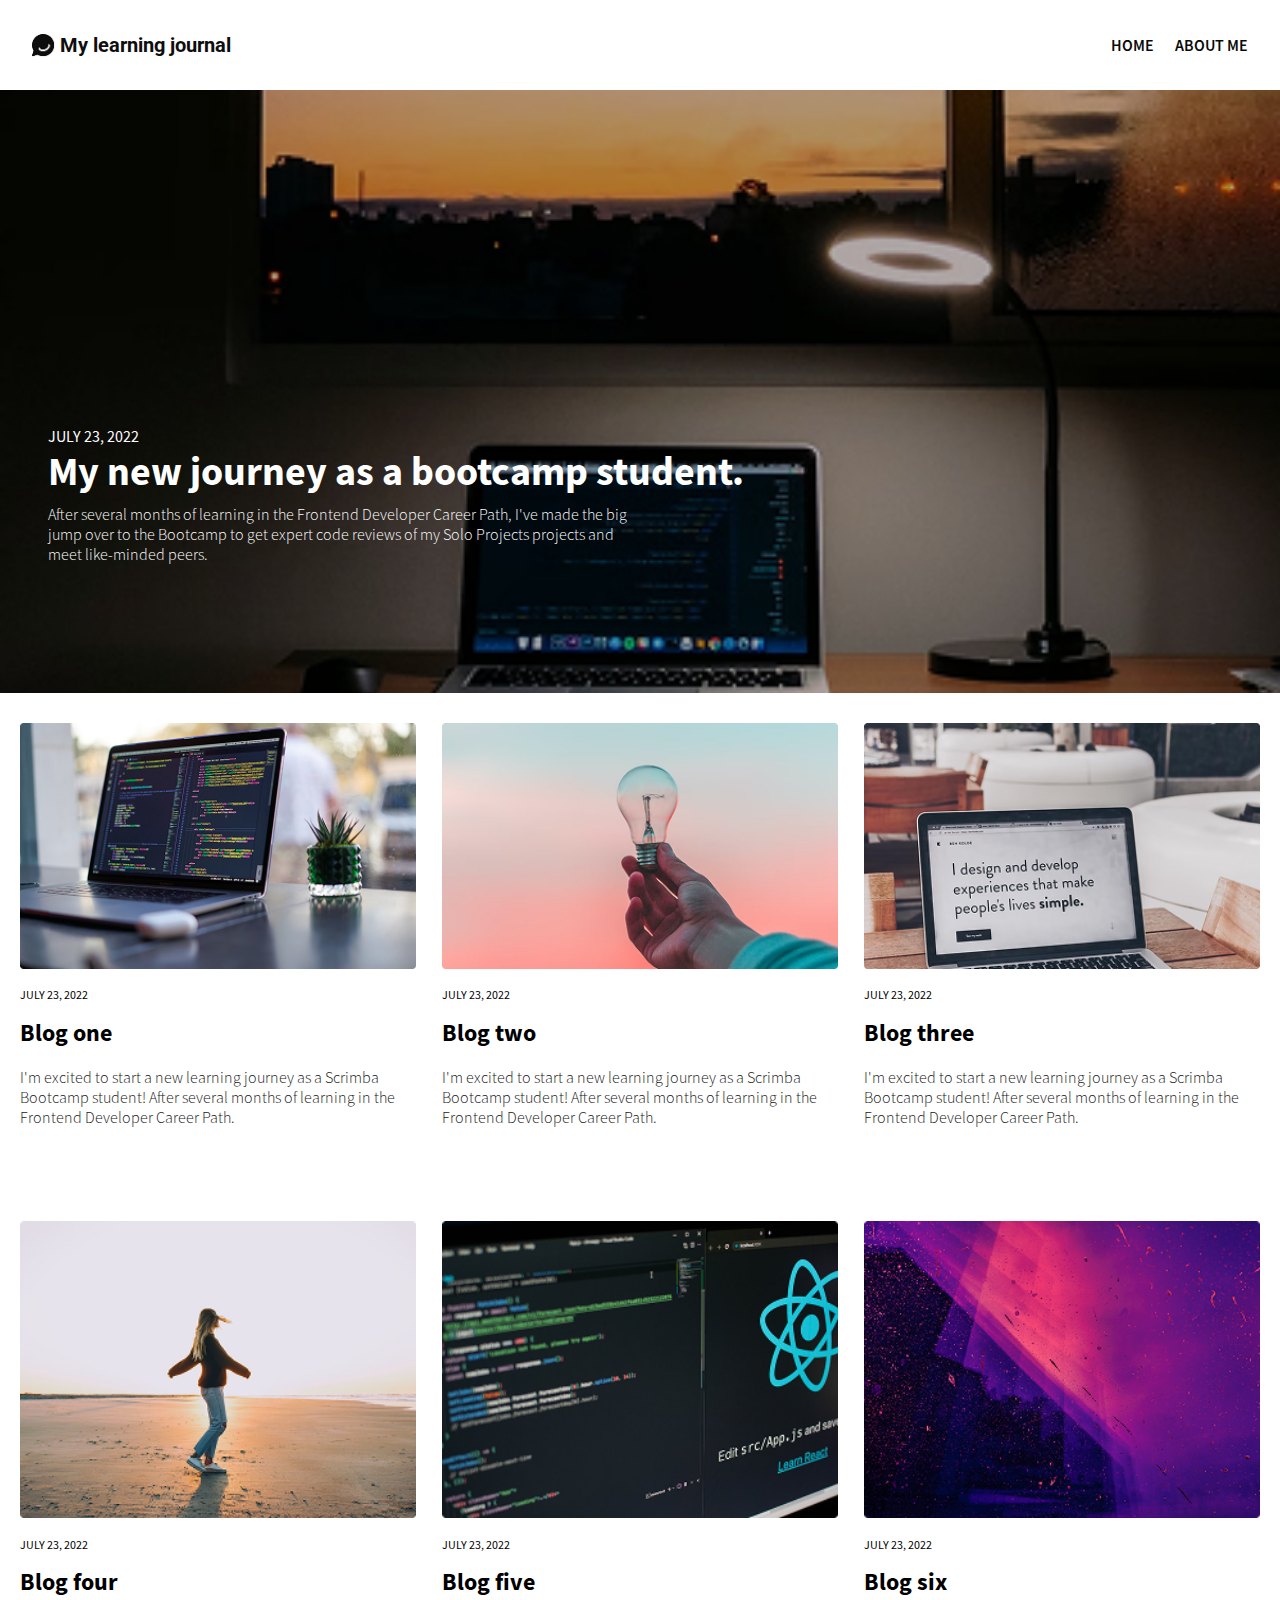
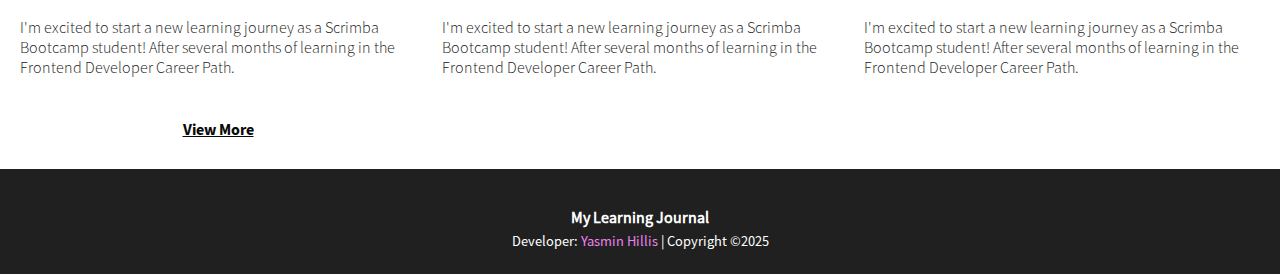
<file: index.html>
<!DOCTYPE html>
<html lang="en">

<head>
    <meta charset="UTF-8">
    <meta http-equiv="X-UA-Compatible" content="IE=edge">
    <meta name="viewport" content="width=device-width, initial-scale=1.0">
    <link rel="preconnect" href="https://fonts.googleapis.com">
    <link rel="preconnect" href="https://fonts.gstatic.com" crossorigin>
    <link href="https://fonts.googleapis.com/css2?family=Roboto:wght@700&display=swap" rel="stylesheet">

    <link rel="stylesheet" href="css/styles.css">
    <link rel="stylesheet" href="css/index.css">
    <title>Learning Journal</title>
</head>

<body>
    <header>
        <a href="index.html">
            <div class="logo-sitename">
                <img class="logo" src="./images/logo.png" alt="">
                <h1 class="site-name">My learning journal</h1>
            </div>
        </a>
        <nav>
            <ul>
                <a href="index.html">
                    <li>HOME</li>
                </a>
                <a href="about.html">
                    <li>ABOUT ME</li>
                </a>
            </ul>
        </nav>
    </header>
    <main>
        <section class="hero">
            <div class="hero-inner">
                <small>JULY 23, 2022
                </small>
                <a href="journey.html">
                    <h1 class="hero-inner-title">My new journey as a bootcamp student.</h1>
                </a>
                <p>After several months of learning in the Frontend Developer Career Path, I've made the big jump over
                    to
                    the Bootcamp to get expert code reviews of my Solo Projects projects and meet like-minded peers.
                </p>
            </div>
        </section>

        <section class="grid-wrapper">
            <div class="article">
                <img src="images/laptop.png" alt="">
                <small>JULY 23, 2022</small>
                <h2>Blog one</h2>
                <p>I'm excited to start a new learning journey as a Scrimba Bootcamp student! After several months
                    of
                    learning in the Frontend Developer Career Path.
                </p>
            </div>

            <div class="article">
                <img src="images/lamp.png" alt="">
                <small>JULY 23, 2022</small>
                <h2>Blog two</h2>
                <p>I'm excited to start a new learning journey as a Scrimba Bootcamp student! After several months
                    of
                    learning in the Frontend Developer Career Path.
                </p>
            </div>

            <div class="article">
                <img src="images/laptop-paragraph.png" alt="">
                <small>JULY 23, 2022</small>
                <h2>Blog three</h2>
                <p>I'm excited to start a new learning journey as a Scrimba Bootcamp student! After several months
                    of
                    learning in the Frontend Developer Career Path.
                </p>
            </div>

            <div class="article">
                <img src="images/happy-dance.png" alt="">
                <small>JULY 23, 2022</small>
                <h2>Blog four</h2>
                <p>I'm excited to start a new learning journey as a Scrimba Bootcamp student! After several months
                    of
                    learning in the Frontend Developer Career Path.
                </p>
            </div>

            <div class="article">
                <img src="images/code.png" alt="">
                <small>JULY 23, 2022</small>
                <h2>Blog five</h2>
                <p>I'm excited to start a new learning journey as a Scrimba Bootcamp student! After several months
                    of
                    learning in the Frontend Developer Career Path.
                </p>
            </div>

            <div class="article">
                <img src="images/mauve.png" alt="">
                <small>JULY 23, 2022</small>
                <h2>Blog six</h2>
                <p>I'm excited to start a new learning journey as a Scrimba Bootcamp student! After several months
                    of
                    learning in the Frontend Developer Career Path.
                </p>
            </div>

            <a href="#" class="view-more">View More</a>
        </section>
    </main>
    <footer>
        <h4 class="website-name">My Learning Journal</h4>
        <h5 class="copyright">Developer: <a href="https://github.com/yasminove">Yasmin Hillis</a> | Copyright &copy;2025
        </h5>
    </footer>
</body>

</html>
</file>
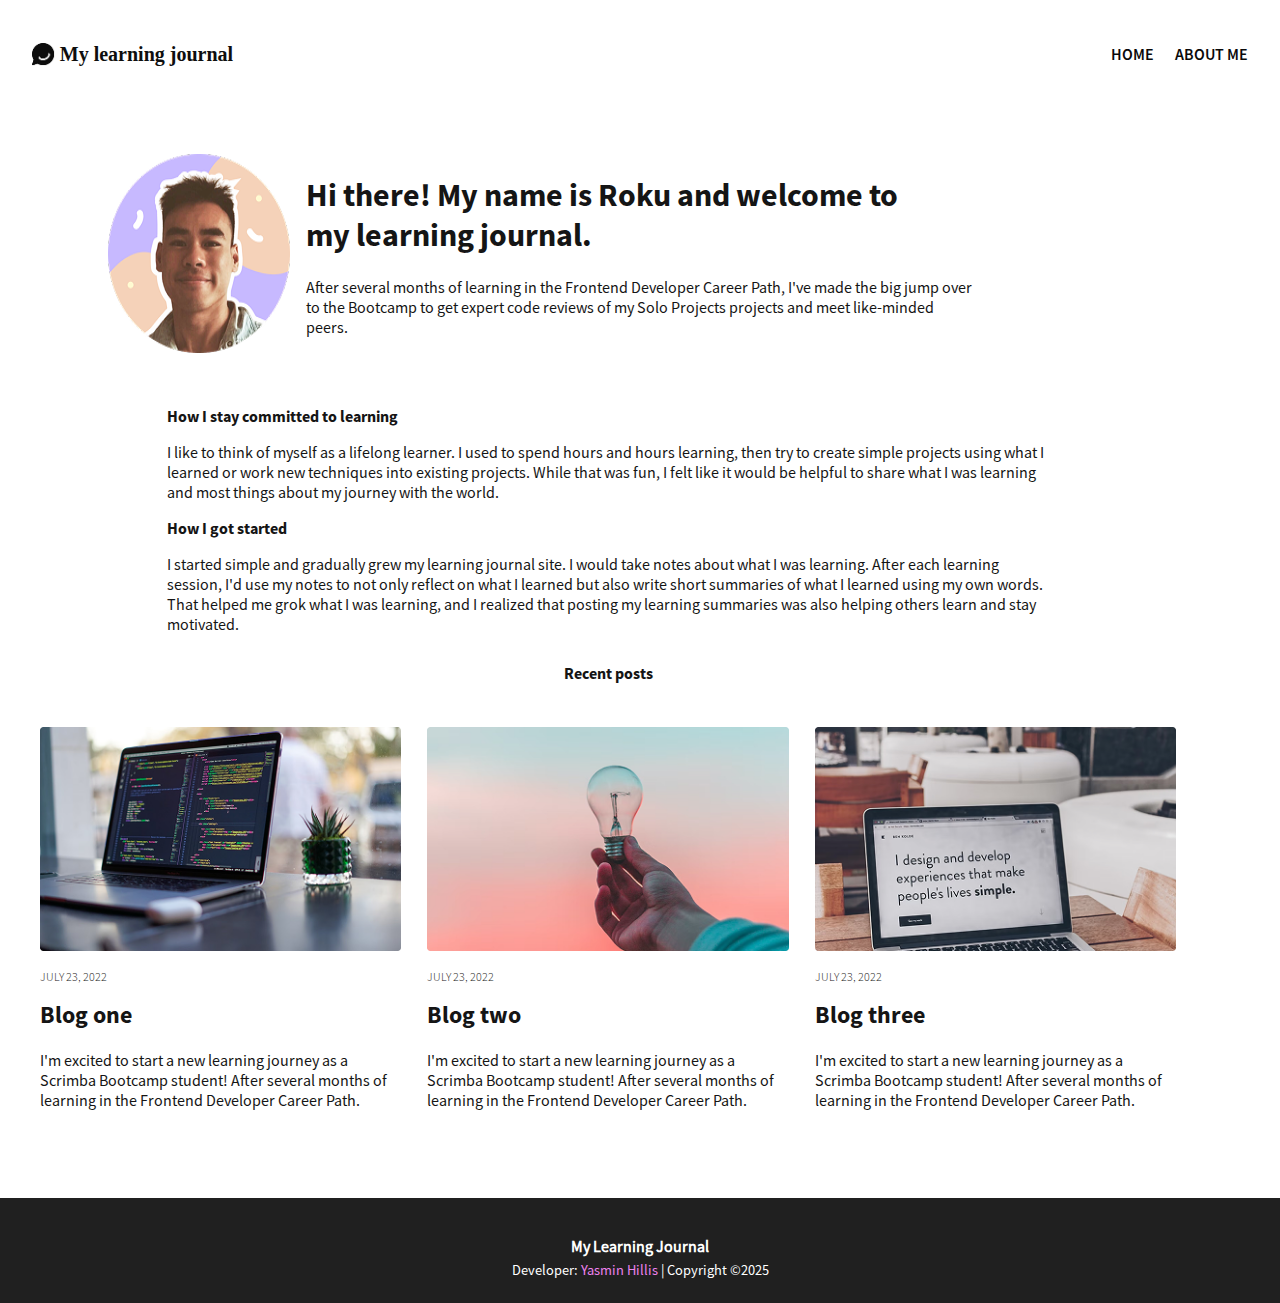
<file: about.html>
<!DOCTYPE html>
<html lang="en">

<head>
    <meta charset="UTF-8">
    <meta http-equiv="X-UA-Compatible" content="IE=edge">
    <meta name="viewport" content="width=device-width, initial-scale=1.0">
    <link rel="stylesheet" href="css/styles.css">
    <link rel="stylesheet" href="css/about.css">
    <title>Document</title>
</head>

<body>
    <header>
        <a href="index.html">
            <div class="logo-sitename">
                <img class="logo" src="./images/logo.png" alt="">
                <h1 class="site-name">My learning journal</h1>
            </div>
        </a>
        <nav>
            <ul>
                <a href="index.html">
                    <li>HOME</li>
                </a>
                <a href="about.html">
                    <li>ABOUT ME</li>
                </a>
            </ul>
        </nav>
    </header>

    <main>
        <section class="wrapper">
            <div class="intro">
                <img src="images/roku.png" alt="">
                <div>
                    <h1 class="intro-title">Hi there! My name is Roku and welcome to my learning journal.</h1>
                    <p class="personal-journey">After several months of learning in the Frontend Developer Career
                        Path, I've made the big
                        jump
                        over
                        to
                        the Bootcamp to get expert code reviews of my Solo Projects projects and meet like-minded
                        peers.
                    </p>
                </div>

            </div>

            <div class="blog-details">
                <h2>How I stay committed to learning</h2>

                <p>
                    I like to think of myself as a lifelong learner. I used to spend hours and hours learning, then
                    try
                    to
                    create simple projects using what I learned or work new techniques into existing projects.

                    While that was fun, I felt like it would be helpful to share what I was learning and most things
                    about
                    my journey with the world.
                </p>

                <h2>How I got started</h2>

                <p>
                    I started simple and gradually grew my learning journal site. I would take notes about what I
                    was
                    learning. After each learning session, I'd use my notes to not only reflect on what I learned
                    but
                    also
                    write short summaries of what I learned using my own words.

                    That helped me grok what I was learning, and I realized that posting my learning summaries was
                    also
                    helping others learn and stay motivated.
                </p>
            </div>

            <h2 class="recent-posts">Recent posts</h2>

            <section class="grid-wrapper">
                <div class="article">
                    <img src="images/laptop.png" alt="">
                    <small>JULY 23, 2022</small>
                    <h2>Blog one</h2>
                    <p>I'm excited to start a new learning journey as a Scrimba Bootcamp student! After several months
                        of
                        learning in the Frontend Developer Career Path.
                    </p>
                </div>

                <div class="article">
                    <img src="images/lamp.png" alt="">
                    <small>JULY 23, 2022</small>
                    <h2>Blog two</h2>
                    <p>I'm excited to start a new learning journey as a Scrimba Bootcamp student! After several months
                        of
                        learning in the Frontend Developer Career Path.
                    </p>
                </div>

                <div class="article">
                    <img src="images/laptop-paragraph.png" alt="">
                    <small>JULY 23, 2022</small>
                    <h2>Blog three</h2>
                    <p>I'm excited to start a new learning journey as a Scrimba Bootcamp student! After several months
                        of
                        learning in the Frontend Developer Career Path.
                    </p>
                </div>
            </section>
        </section>
    </main>
    <footer>
        <h4 class="website-name">My Learning Journal</h4>
        <h5 class="copyright">Developer: <a href="https://github.com/yasminove">Yasmin Hillis</a> | Copyright &copy;2025
        </h5>
    </footer>
</body>

</html>
</file>
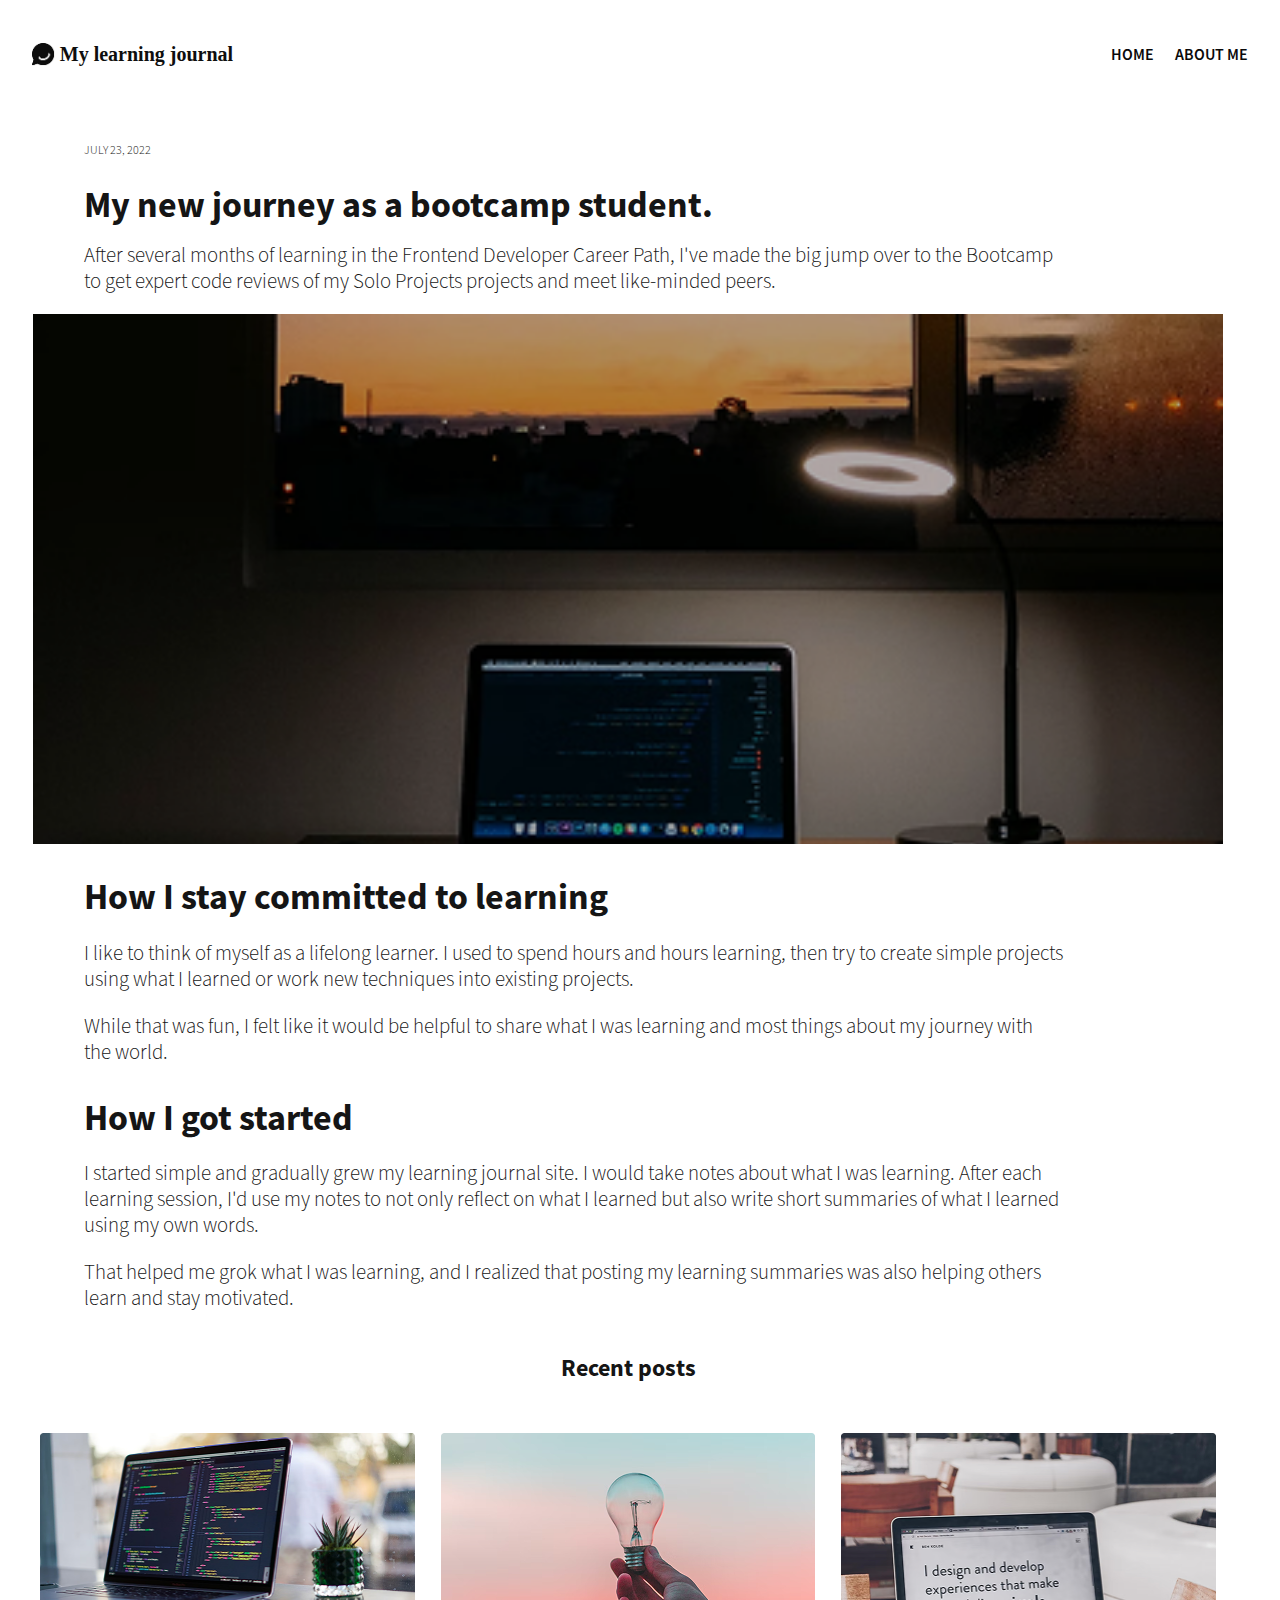
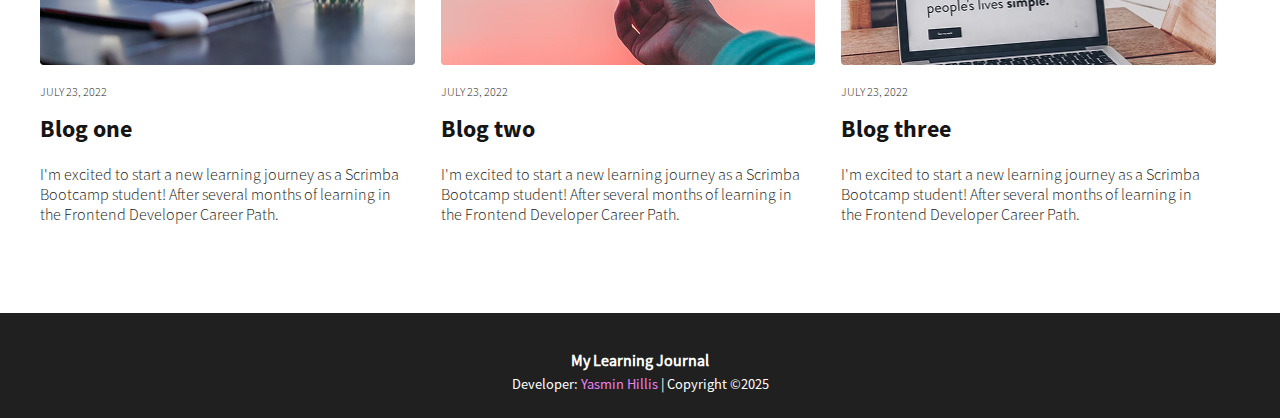
<file: journey.html>
<!DOCTYPE html>
<html lang="en">

<head>
    <meta charset="UTF-8">
    <meta http-equiv="X-UA-Compatible" content="IE=edge">
    <meta name="viewport" content="width=device-width, initial-scale=1.0">
    <link rel="stylesheet" href="css/styles.css">
    <link rel="stylesheet" href="css/journey.css">
    <title>Journey</title>
</head>

<body>
    <header>
        <a href="index.html">
            <div class="logo-sitename">
                <img class="logo" src="./images/logo.png" alt="">
                <h1 class="site-name">My learning journal</h1>
            </div>
        </a>
        <nav>
            <ul>
                <a href="index.html">
                    <li>HOME</li>
                </a>
                <a href="about.html">
                    <li>ABOUT ME</li>
                </a>
            </ul>
        </nav>
    </header>

    <main>
        <section class="wrapper">
            <div class="journey-body">
                <small>JULY 23, 2022</small>
                <h1 class="journey-title">My new journey as a bootcamp student.</h1>

                <p class="journey-p">After several months of learning in the Frontend Developer Career Path, I've made
                    the
                    big jump over to
                    the Bootcamp to get expert code reviews of my Solo Projects projects and meet like-minded peers.</p>
            </div>


            <div class="img-wrapper">

                <img class="feature-img" src="images/article-image-hero.png" alt="">
            </div>
            <div class="journey-body">
                <h2>How I stay committed to learning</h2>

                <p>
                    I like to think of myself as a lifelong learner. I used to spend hours and hours learning, then try
                    to
                    create simple projects using what I learned or work new techniques into existing projects.</p>

                <p>While that was fun, I felt like it would be helpful to share what I was learning and most things
                    about
                    my journey with the world.
                </p>

                <h2>How I got started</h2>

                <p>
                    I started simple and gradually grew my learning journal site. I would take notes about what I was
                    learning. After each learning session, I'd use my notes to not only reflect on what I learned but
                    also
                    write short summaries of what I learned using my own words.</p>

                <p>That helped me grok what I was learning, and I realized that posting my learning summaries was also
                    helping others learn and stay motivated.
                </p>
            </div>
            <h2 class="recent-posts">Recent posts</h2>
            <section class="grid-wrapper">
                <div class="article">
                    <img src="images/laptop.png" alt="">
                    <small>JULY 23, 2022</small>
                    <h2>Blog one</h2>
                    <p>I'm excited to start a new learning journey as a Scrimba Bootcamp student! After several months
                        of
                        learning in the Frontend Developer Career Path.
                    </p>
                </div>

                <div class="article">
                    <img src="images/lamp.png" alt="">
                    <small>JULY 23, 2022</small>
                    <h2>Blog two</h2>
                    <p>I'm excited to start a new learning journey as a Scrimba Bootcamp student! After several months
                        of
                        learning in the Frontend Developer Career Path.
                    </p>
                </div>

                <div class="article">
                    <img src="images/laptop-paragraph.png" alt="">
                    <small>JULY 23, 2022</small>
                    <h2>Blog three</h2>
                    <p>I'm excited to start a new learning journey as a Scrimba Bootcamp student! After several months
                        of
                        learning in the Frontend Developer Career Path.
                    </p>
                </div>
            </section>
        </section>
    </main>

    <footer>
        <h4 class="website-name">My Learning Journal</h4>
        <h5 class="copyright">Developer: <a href="https://github.com/yasminove">Yasmin Hillis</a> | Copyright &copy;2025
        </h5>
    </footer>
</body>

</html>
</file>
<file: css/styles.css>
@font-face {
    font-family: "Source Sans Pro";
    src: url('../SourceSansPro-Regular.otf');
}

@font-face {
    font-family: "Source Sans Pro Bold";
    src: url('../SourceSansPro-Bold.otf');
}

@font-face {
    font-family: "Source Sans Pro Light";
    src: url('../SourceSansPro-Light.otf');
}

@font-face {
    font-family: "Source Sans Pro Semibold";
    src: url('../SourceSansPro-Semibold.otf');
}

body {
    margin: 0;
    padding: 0;
    font-family: "Source Sans Pro";
}

a {
    text-decoration: none;
    cursor: pointer;
    color: #090909;
}

.logo-sitename, header, ul {
    display: flex;
    align-items: center;
}

header {
    justify-content: space-between;
    margin: 0 2em;
}

.logo-sitename {
    gap: .3em;
}

.logo {
    align-self: center;
    width: 23px;
    height: 23px;
}

.site-name {
    font-family: "Roboto", serif;
    font-weight: 700;
    font-size: 0.875rem;
    color: #0E0E0E;
}

ul {
    list-style: none;
}

ul li {
    font-size: 0.75rem;
    font-weight: 600;
    font-family: "Source Sans Pro Semibold";
    padding-left: 1.3em;
}

.wrapper, .grid-wrapper {
    display: grid;
    grid-template-columns: 1fr;
    padding: 1.875em 1.25em;
}

.wrapper, .grid-wrapper h1 {
    font-weight: 700;
    font-family: "Source Sans Pro Bold";
    width: 65%;
    font-size: 2rem;
    margin: 0.8rem 0;
}

.wrapper, .grid-wrapper p {
    font-size: 16px;
    font-weight: 400;
    font-family: "Source Sans Pro Light";
    margin-top: 0;
    color: #151515;
}

.article small {
    font-size: 0.75rem;
}

.article img {
    display: block;
    width: 100%;
    margin-bottom: 0.9em;
    border-radius: 3px;
}

.article h2 {
    margin-top: 0.5625em;
    font-weight: 700;
    font-size: 1.5rem;
    font-family: "Source Sans Pro Bold";
}

.blog-details h2 {
    font-family: "Source Sans Pro Bold";
    font-size: 1rem;
}

.recent-posts {
    text-align: center;
    font-size: 1rem;
    font-family: "Source Sans Pro Bold";
}

footer {
    display: flex;
    justify-content: center;
    flex-direction: column;
    align-items: center;
    font-family: "Source Sans Pro";
    color: white;
    background-color: #202020;
    height: 105px;
}

.website-name {
    font-weight: 700;
    font-family: "Source Sans Pro";
    font-size: 1rem;
    margin-top: 0.8em;
    margin-bottom: 0.3em;
}

.copyright {
    font-weight: 400;
    font-family: "Source Sans Pro";
    font-size: 0.9rem;
    margin: 0;
}

footer a {
    text-decoration: none;
    color: violet;
    cursor: pointer;
}

.view-more {
    font-family: "Source Sans Pro Bold";
    text-align: center;
    display: block;
}

@media (min-width: 1279px) {
    header {
        height: 12vh;
    }

    .site-name {
        font-size: 1.25rem;
    }

    ul li {
        font-size: 1rem;
    }

    .grid-wrapper {
        grid-template-columns: 1fr 1fr 1fr;
        grid-template-rows: 1fr 1fr;
        grid-auto-flow: dense;
        gap: 1.625em;
    }
}
</file>
<file: css/index.css>
.hero {
    color: #fff;
    background-image: url('../images/article-image-hero.png');
    background-size: cover;
    height: 100%;
}

.hero-inner {
    padding: 5em 0.5em 0.5em 2em;
}

.hero-inner small {
    font-size: 0.75rem;
}

.hero-inner-title {
    font-weight: 700;
    font-family: "Source Sans Pro Bold";
    font-size: 2rem;
    margin-top: 0;
    margin-bottom: 0.2em;
    width: 82%;
    color: white;
}

.hero-inner p {
    font-size: 1rem;
    margin-top: 0;
    width: 82%;
    font-family: "Source Sans Pro Light";
}

.view-more {
    font-weight: 700;
    font-family: "Source Sans Pro Bold";
    text-decoration: underline;
    margin: 0 auto;
    cursor: pointer;
}


@media (min-width: 767px) {
    .hero p {
        width: 430px;
    }
}

@media (min-width: 1024px) {
    .hero p {
        width: 55%;
    }
}

@media (min-width: 1279px) {
    header {
        height: 10vh;
    }

    .site-name {
        font-size: 1.25rem;
    }

    .hero {
        height: 67vh;
    }

    .hero-inner {
        padding: 21em 0.5em 0.5em 3em;
    }

    .hero-inner small {
        font-size: 1rem;
    }

    .hero-inner-title { 
        font-size: 2.5rem;
        width: 57%;
    }

    .hero p {
        width: 49%;
        font-size: 1rem;
    }
}
</file>
<file: css/about.css>
.wrapper h1 {
    width: 69%;
}

@media (min-width: 1279px) {

    .wrapper p {
        font-family: "Source Sans Pro";
    }

    .intro {
        display: flex;
        gap: 1em;
    }

    .intro-title {
        font-family: "Source Sans Pro Bold";
    }
    
    .intro {
        width: 85vw;
        margin-left: 5.5em;
        margin-top: 1em;
    }

    .personal-journey {
        width: 75%;
    }

    .blog-details {
        margin-left: 4em;
    }

    .blog-details {
        width: 75%;
        margin: 2.5em auto 0;
    }

    .grid-wrapper {
        display: grid;
        grid-template-columns: repeat(3, minmax(200px, 1fr));
        grid-template-rows: 1fr;
        grid-auto-flow: dense;
        align-items: center;
    }
}
</file>
<file: css/journey.css>
small {
    font-weight: 400;
    font-size: 0.75rem;
}

@media (min-width: 1279px) {
    .wrapper {
        width: 95vw; 
    }

    .journey-title, .journey-body h2 {
        font-family: "Source Sans Pro Bold";
        font-size: 2.25rem;
        margin-bottom: 0.4em;
    }

    .journey-body {
        width: 85vw;
        margin: auto;
    }

    .journey-p {
        font-size: 1rem;
        width: 100%;
        margin-top: 0;
    }

    .journey-body p {
        font-size: 1.3rem;
        width: 90%;
    }

    .img-wrapper {
        height: 530px;
        overflow: hidden;
    }

    .feature-img {
        display: block;
        margin: auto;
        width: 93vw;
        height: auto;
        object-fit: cover;
        object-position: top;
    }

    .recent-posts {
        font-size: 1.5rem;
    }

    .grid-wrapper {
        grid-template-rows: 1fr;
    }

   
}
</file>
